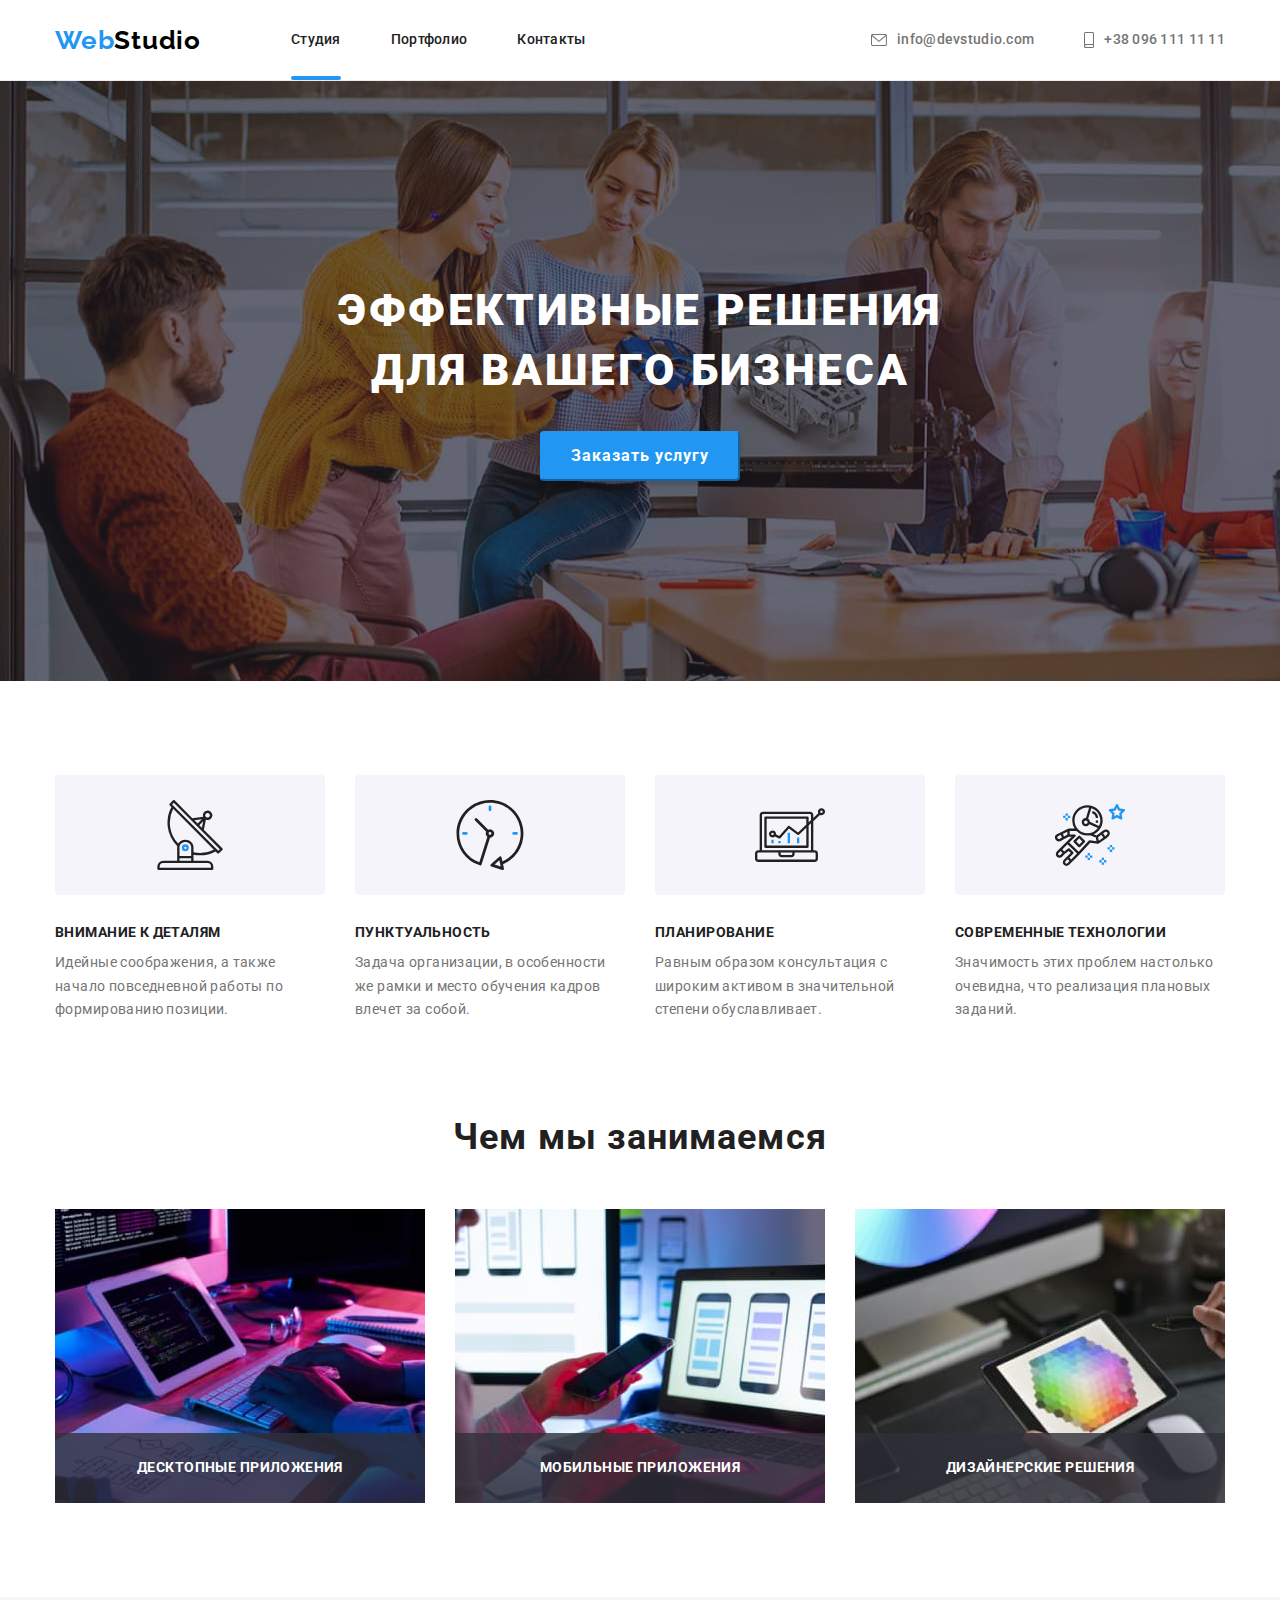
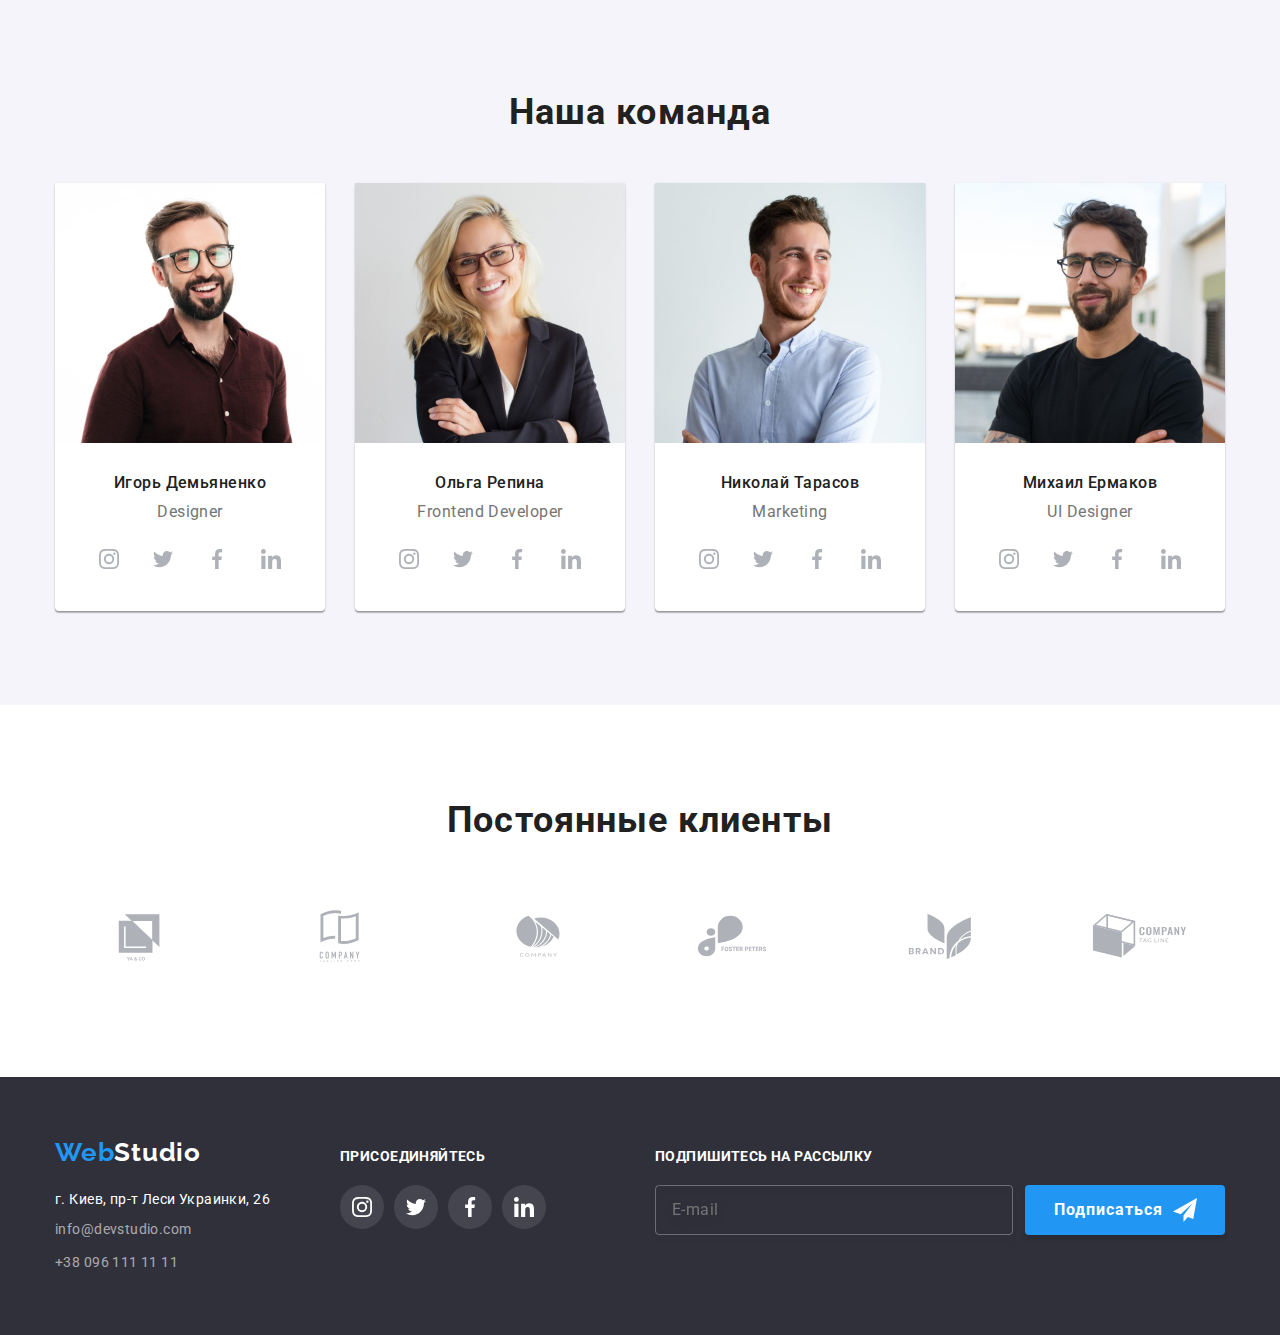
<file: index.html>
<!DOCTYPE html>
<html lang="ru">
  <head>
    <meta charset="UTF-8" />
    <meta http-equiv="X-UA-Compatible" content="IE=edge" />
    <meta name="viewport" content="width=device-width, initial-scale=1.0" />
    <title>WebStudio</title>
    <link rel="preconnect" href="https://fonts.googleapis.com" />
    <link rel="preconnect" href="https://fonts.gstatic.com" crossorigin />
    <link
      href="https://fonts.googleapis.com/css2?family=Montserrat:wght@400;700&family=Raleway:wght@700&family=Roboto:wght@400;500;700;900&display=swap"
      rel="stylesheet"
    />
    <link
      href="https://cdnjs.cloudflare.com/ajax/libs/modern-normalize/1.1.0/modern-normalize.min.css"
      rel="stylesheet"
    />
    <link rel="stylesheet" href="./css/main.min.css" />
  </head>
  <body>
    <header class="header">
      <div class="container header__container">
        <a class="logo" href="./index.html"
          >Web<span class="logo logo--black">Studio</span></a
        >
        <nav class="nav">
          <ul class="nav__list">
            <li class="nav__item">
              <a href="./index.html" class="nav__link nav__current">Студия</a>
            </li>
            <li class="nav__item">
              <a href="./portfolio.html" class="nav__link">Портфолио</a>
            </li>
            <li class="nav__item"><a href="" class="nav__link">Контакты</a></li>
          </ul>
        </nav>
        <ul class="header-contacts">
          <li class="header-contacts__item">
            <a href="mailto:info@devstudio.com" class="header-contacts__link">
              <svg class="header-contacts__icon" width="16" height="12">
                <use href="./images/sprite.svg#icon-envelope"></use>
              </svg>
              info@devstudio.com</a
            >
          </li>
          <li class="header-contacts__item">
            <a href="tel:380961111111" class="header-contacts__link">
              <svg class="header-contacts__icon" width="10" height="16">
                <use href="./images/sprite.svg#icon-smartphone"></use>
              </svg>
              +38 096 111 11 11</a
            >
          </li>
        </ul>
      </div>
    </header>
    <main>
      <!--hero-->
      <section class="hero">
        <div class="container hero__container">
          <h1 class="hero-title">
            Эффективные решения<br />для вашего бизнеса
          </h1>
          <button data-modal-open type="button" class="hero-btn">
            Заказать услугу
          </button>
          <div data-modal class="backdrop is-hidden">
            <div class="modal">
              <button data-modal-close class="modal__btn-close" type="submit">
                <svg class="modal_icon-close" width="11" height="11">
                  <use href="./images/sprite.svg#icon-close"></use>
                </svg>
              </button>
              <form class="modal__form">
                <p class="modal__title">
                  Оставьте свои данные, мы вам перезвоним
                </p>
                <div class="modal__item">
                  <label class="modal__label" for="user-name">Имя</label>
                  <input
                    type="text"
                    name="user-name"
                    class="modal__input"
                    id="user-name"
                  />
                  <svg class="modal__icon" width="18" height="18">
                    <use href="./images/sprite.svg#icon-person"></use>
                  </svg>
                </div>
                <div class="modal__item">
                  <label class="modal__label" for="user-phone">Телефон</label>
                  <input
                    type="tel"
                    name="user-phone"
                    class="modal__input"
                    id="user-phone"
                  />
                  <svg class="modal__icon" width="18" height="18">
                    <use href="./images/sprite.svg#icon-phone"></use>
                  </svg>
                </div>
                <div class="modal__item">
                  <label class="modal__label" for="user-email">Почта</label>
                  <input
                    type="email"
                    name="user-email"
                    class="modal__input"
                    id="user-email"
                  />
                  <svg class="modal__icon" width="18" height="18">
                    <use href="./images/sprite.svg#icon-email"></use>
                  </svg>
                </div>
                <div class="modal__item-comment">
                  <label class="modal__label-comment" for="user-comment"
                    >Комментарий</label
                  >
                  <textarea
                    id="user-comment"
                    name="user-comment"
                    rows="10"
                    class="modal__input-comment"
                    placeholder="Введите текст"
                  ></textarea>
                </div>
                <label class="modal__item-checkbox">
                  <input
                    type="checkbox"
                    name="user-oferta"
                    class="modal__input-checkbox"
                  />
                  <span class="modal__custom-checkbox">
                    <svg class="modal__icon-custom" width="11" height="8">
                      <use href="./images/sprite.svg#icon-checkin"></use>
                    </svg>
                  </span>
                  <span class="modal__label-checkbox"
                    >Соглашаюсь с рассылкой и принимаю
                    <a class="modal__label-agreement" href=""
                      >Условия договора</a
                    >
                  </span>
                </label>
                <button class="modal__btn-submit" type="submit">
                  Отправить
                </button>
              </form>
            </div>
          </div>
        </div>
      </section>
      <!--features-->
      <section class="features">
        <div class="container features__container">
          <h2 class="features-title">Особенности</h2>
          <ul class="features-list">
            <li class="features-list__item">
              <div class="features-list__img">
                <svg class="features-list__icon" width="70" height="70">
                  <use href="./images/sprite.svg#icon-antenna"></use>
                </svg>
              </div>
              <h3 class="features-list__tag">Внимание к деталям</h3>
              <p class="features-list__text">
                Идейные соображения, а также начало повседневной работы по
                формированию позиции.
              </p>
            </li>
            <li class="features-list__item">
              <div class="features-list__img">
                <svg class="features-list__icon" width="70" height="70">
                  <use href="./images/sprite.svg#icon-clock"></use>
                </svg>
              </div>
              <h3 class="features-list__tag">Пунктуальность</h3>
              <p class="features-list__text">
                Задача организации, в особенности же рамки и место обучения
                кадров влечет за собой.
              </p>
            </li>
            <li class="features-list__item">
              <div class="features-list__img">
                <svg class="features-list__icon" width="70" height="70">
                  <use href="./images/sprite.svg#icon-diagram"></use>
                </svg>
              </div>
              <h3 class="features-list__tag">Планирование</h3>
              <p class="features-list__text">
                Равным образом консультация с широким активом в значительной
                степени обуславливает.
              </p>
            </li>
            <li class="features-list__item">
              <div class="features-list__img">
                <svg class="features-list__icon" width="70" height="70">
                  <use href="./images/sprite.svg#icon-astronaut"></use>
                </svg>
              </div>
              <h3 class="features-list__tag">Современные технологии</h3>
              <p class="features-list__text">
                Значимость этих проблем настолько очевидна, что реализация
                плановых заданий.
              </p>
            </li>
          </ul>
        </div>
      </section>
      <!--About-->
      <section class="about">
        <div class="container about__container">
          <h2 class="about-title">Чем мы занимаемся</h2>
          <ul class="about-list">
            <li class="about-list__item">
              <img
                class="about-list__img"
                src="./images/about_1.jpg"
                alt="Написание программы на ПК"
                width="370"
                height="294"
              />
              <p class="about-item__text">Десктопные приложения</p>
            </li>
            <li class="about-list__item">
              <img
                class="about-list__img"
                src="./images/about_2.jpg"
                alt="Работа над мобильным приложением"
                width="370"
                height="294"
              />
              <p class="about-item__text">Мобильные приложения</p>
            </li>
            <li class="about-list__item">
              <img
                class="about-list__img"
                src="./images/about_3.jpg"
                alt="Выбор цвета дизайна проекта"
                width="370"
                height="294"
              />
              <p class="about-item__text">Дизайнерские решения</p>
            </li>
          </ul>
        </div>
      </section>
      <!--team-->
      <section class="team">
        <div class="container team__container">
          <h2 class="team-title">Наша команда</h2>
          <ul class="team-list">
            <li class="team-list__item">
              <img
                class="team-list__img"
                src="./images/team_1.jpg"
                alt="Участник команды №1"
                width="270"
                height="260"
              />
              <div class="team-list__persona">
                <h3 class="team-list__name">Игорь Демьяненко</h3>
                <p class="team-list_job" lang="en">Designer</p>
                <ul class="social-list">
                  <li class="social-list__item">
                    <a
                      href=""
                      aria-label="Иконка Instagram"
                      class="social-list__link"
                    >
                      <svg class="social-list__icon" width="20" height="20">
                        <use href="./images/sprite.svg#icon-instagram"></use>
                      </svg>
                    </a>
                  </li>
                  <li class="social-list__item">
                    <a
                      href=""
                      aria-label="Иконка Twitter"
                      class="social-list__link"
                    >
                      <svg class="social-list__icon" width="20" height="20">
                        <use href="./images/sprite.svg#icon-twitter"></use>
                      </svg>
                    </a>
                  </li>
                  <li class="social-list__item">
                    <a
                      href=""
                      aria-label="Иконка Facebook"
                      class="social-list__link"
                    >
                      <svg class="social-list__icon" width="20" height="20">
                        <use href="./images/sprite.svg#icon-facebook"></use>
                      </svg>
                    </a>
                  </li>
                  <li class="social-list__item">
                    <a
                      href=""
                      aria-label="Иконка Linkedin"
                      class="social-list__link"
                    >
                      <svg class="social-list__icon" width="20" height="20">
                        <use href="./images/sprite.svg#icon-linkedin"></use>
                      </svg>
                    </a>
                  </li>
                </ul>
              </div>
            </li>
            <li class="team-list__item">
              <img
                class="team-list__img"
                src="./images/team_2.jpg"
                alt="Участник команды №2"
                width="270"
                height="260"
              />
              <div class="team-list__persona">
                <h3 class="team-list__name">Ольга Репина</h3>
                <p class="team-list_job" lang="en">Frontend Developer</p>
                <ul class="social-list">
                  <li class="social-list__item">
                    <a
                      href=""
                      aria-label="Иконка Instagram"
                      class="social-list__link"
                    >
                      <svg class="social-list__icon" width="20" height="20">
                        <use href="./images/sprite.svg#icon-instagram"></use>
                      </svg>
                    </a>
                  </li>
                  <li class="social-list__item">
                    <a
                      href=""
                      aria-label="Иконка Twitter"
                      class="social-list__link"
                    >
                      <svg class="social-list__icon" width="20" height="20">
                        <use href="./images/sprite.svg#icon-twitter"></use>
                      </svg>
                    </a>
                  </li>
                  <li class="social-list__item">
                    <a
                      href=""
                      aria-label="Иконка Facebook"
                      class="social-list__link"
                    >
                      <svg class="social-list__icon" width="20" height="20">
                        <use href="./images/sprite.svg#icon-facebook"></use>
                      </svg>
                    </a>
                  </li>
                  <li class="social-list__item">
                    <a
                      href=""
                      aria-label="Иконка Linkedin"
                      class="social-list__link"
                    >
                      <svg class="social-list__icon" width="20" height="20">
                        <use href="./images/sprite.svg#icon-linkedin"></use>
                      </svg>
                    </a>
                  </li>
                </ul>
              </div>
            </li>
            <li class="team-list__item">
              <img
                class="team-list__img"
                src="./images/team_3.jpg"
                alt="Участник команды №3"
                width="270"
                height="260"
              />
              <div class="team-list__persona">
                <h3 class="team-list__name">Николай Тарасов</h3>
                <p class="team-list_job" lang="en">Marketing</p>
                <ul class="social-list">
                  <li class="social-list__item">
                    <a
                      href=""
                      aria-label="Иконка Instagram"
                      class="social-list__link"
                    >
                      <svg class="social-list__icon" width="20" height="20">
                        <use href="./images/sprite.svg#icon-instagram"></use>
                      </svg>
                    </a>
                  </li>
                  <li class="social-list__item">
                    <a
                      href=""
                      aria-label="Иконка Twitter"
                      class="social-list__link"
                    >
                      <svg class="social-list__icon" width="20" height="20">
                        <use href="./images/sprite.svg#icon-twitter"></use>
                      </svg>
                    </a>
                  </li>
                  <li class="social-list__item">
                    <a
                      href=""
                      aria-label="Иконка Facebook"
                      class="social-list__link"
                    >
                      <svg class="social-list__icon" width="20" height="20">
                        <use href="./images/sprite.svg#icon-facebook"></use>
                      </svg>
                    </a>
                  </li>
                  <li class="social-list__item">
                    <a
                      href=""
                      aria-label="Иконка Linkedin"
                      class="social-list__link"
                    >
                      <svg class="social-list__icon" width="20" height="20">
                        <use href="./images/sprite.svg#icon-linkedin"></use>
                      </svg>
                    </a>
                  </li>
                </ul>
              </div>
            </li>
            <li class="team-list__item">
              <img
                class="team-list__img"
                src="./images/team_4.jpg"
                alt="Участник команды №4"
                width="270"
                height="260"
              />
              <div class="team-list__persona">
                <h3 class="team-list__name">Михаил Ермаков</h3>
                <p class="team-list_job" lang="en">UI Designer</p>
                <ul class="social-list">
                  <li class="social-list__item">
                    <a
                      href=""
                      aria-label="Иконка Instagram"
                      class="social-list__link"
                    >
                      <svg class="social-list__icon" width="20" height="20">
                        <use href="./images/sprite.svg#icon-instagram"></use>
                      </svg>
                    </a>
                  </li>
                  <li class="social-list__item">
                    <a
                      href=""
                      aria-label="Иконка Twitter"
                      class="social-list__link"
                    >
                      <svg class="social-list__icon" width="20" height="20">
                        <use href="./images/sprite.svg#icon-twitter"></use>
                      </svg>
                    </a>
                  </li>
                  <li class="social-list__item">
                    <a
                      href=""
                      aria-label="Иконка Facebook"
                      class="social-list__link"
                    >
                      <svg class="social-list__icon" width="20" height="20">
                        <use href="./images/sprite.svg#icon-facebook"></use>
                      </svg>
                    </a>
                  </li>
                  <li class="social-list__item">
                    <a
                      href=""
                      aria-label="Иконка Linkedin"
                      class="social-list__link"
                    >
                      <svg class="social-list__icon" width="20" height="20">
                        <use href="./images/sprite.svg#icon-linkedin"></use>
                      </svg>
                    </a>
                  </li>
                </ul>
              </div>
            </li>
          </ul>
        </div>
      </section>
      <!--clients-->
      <section class="clients">
        <div class="container clients__container">
          <h2 class="clients-title">Постоянные клиенты</h2>
          <ul class="clients-list">
            <li class="clients-list__item">
              <a href="" class="clients-list__link" aria-label="Клиент №1">
                <svg class="clients-list__icon" width="106" height="60">
                  <use href="./images/sprite.svg#icon-client-1"></use>
                </svg>
              </a>
            </li>
            <li class="clients-list__item">
              <a href="" class="clients-list__link" aria-label="Клиент №2">
                <svg class="clients-list__icon" width="106" height="60">
                  <use href="./images/sprite.svg#icon-client-2"></use>
                </svg>
              </a>
            </li>
            <li class="clients-list__item">
              <a href="" class="clients-list__link" aria-label="Клиент №3">
                <svg class="clients-list__icon" width="106" height="60">
                  <use href="./images/sprite.svg#icon-client-3"></use>
                </svg>
              </a>
            </li>
            <li class="clients-list__item">
              <a href="" class="clients-list__link" aria-label="Клиент №4">
                <svg class="clients-list__icon" width="106" height="60">
                  <use href="./images/sprite.svg#icon-client-4"></use>
                </svg>
              </a>
            </li>
            <li class="clients-list__item">
              <a href="" class="clients-list__link" aria-label="Клиент №5">
                <svg class="clients-list__icon" width="106" height="60">
                  <use href="./images/sprite.svg#icon-client-5"></use>
                </svg>
              </a>
            </li>
            <li class="clients-list__item">
              <a href="" class="clients-list__link" aria-label="Клиент №6">
                <svg class="clients-list__icon" width="106" height="60">
                  <use href="./images/sprite.svg#icon-client-6"></use>
                </svg>
              </a>
            </li>
          </ul>
        </div>
      </section>
    </main>
    <footer class="footer">
      <div class="container footer__container">
        <div class="footer-contacts">
          <a class="logo" href="./index.html"
            >Web<span class="logo logo--white">Studio</span></a
          >
          <address class="address-info">
            <p class="address-info__address-line">
              г. Киев, пр-т Леси Украинки, 26
            </p>
            <ul class="address-info__contact-list">
              <li class="address-info__contact-item">
                <a href="mailto:info@devstudio.com" class="address-info__link"
                  >info@devstudio.com</a
                >
              </li>
              <li class="address-info__contact-item">
                <a href="tel:380961111111" class="address-info__link"
                  >+38 096 111 11 11</a
                >
              </li>
            </ul>
          </address>
        </div>
        <div class="footer-socials">
          <h3 class="footer-socials__title">присоединяйтесь</h3>
          <ul class="social-list">
            <li class="social-list__item">
              <a
                href=""
                aria-label="Иконка Instagram"
                class="social-list__footer-link"
              >
                <svg class="social-list__footer-icon" width="20" height="20">
                  <use href="./images/sprite.svg#icon-instagram"></use>
                </svg>
              </a>
            </li>
            <li class="social-list__item">
              <a
                href=""
                aria-label="Иконка Twitter"
                class="social-list__footer-link"
              >
                <svg class="social-list__footer-icon" width="20" height="20">
                  <use href="./images/sprite.svg#icon-twitter"></use>
                </svg>
              </a>
            </li>
            <li class="social-list__item">
              <a
                href=""
                aria-label="Иконка Facebook"
                class="social-list__footer-link"
              >
                <svg class="social-list__footer-icon" width="20" height="20">
                  <use href="./images/sprite.svg#icon-facebook"></use>
                </svg>
              </a>
            </li>
            <li class="social-list__item">
              <a
                href=""
                aria-label="Иконка Linkedin"
                class="social-list__footer-link"
              >
                <svg class="social-list__footer-icon" width="20" height="20">
                  <use href="./images/sprite.svg#icon-linkedin"></use>
                </svg>
              </a>
            </li>
          </ul>
        </div>
        <div class="footer-signup">
          <h3 class="footer-signup__title">Подпишитесь на рассылку</h3>
          <form class="footer-form">
            <label class="footer-form__label" for="user_email"></label>
            <input
              class="footer-form__input"
              type="email"
              name="email"
              id="user_email"
              placeholder="E-mail"
            />
            <button class="footer-form__btn" type="submit">
              Подписаться
              <svg class="footer-form__icon" width="24" height="24">
                <use href="./images/sprite.svg#icon-send"></use>
              </svg>
            </button>
          </form>
        </div>
      </div>
    </footer>
    <script src="./js/modal.js"></script>
  </body>
</html>
</file>
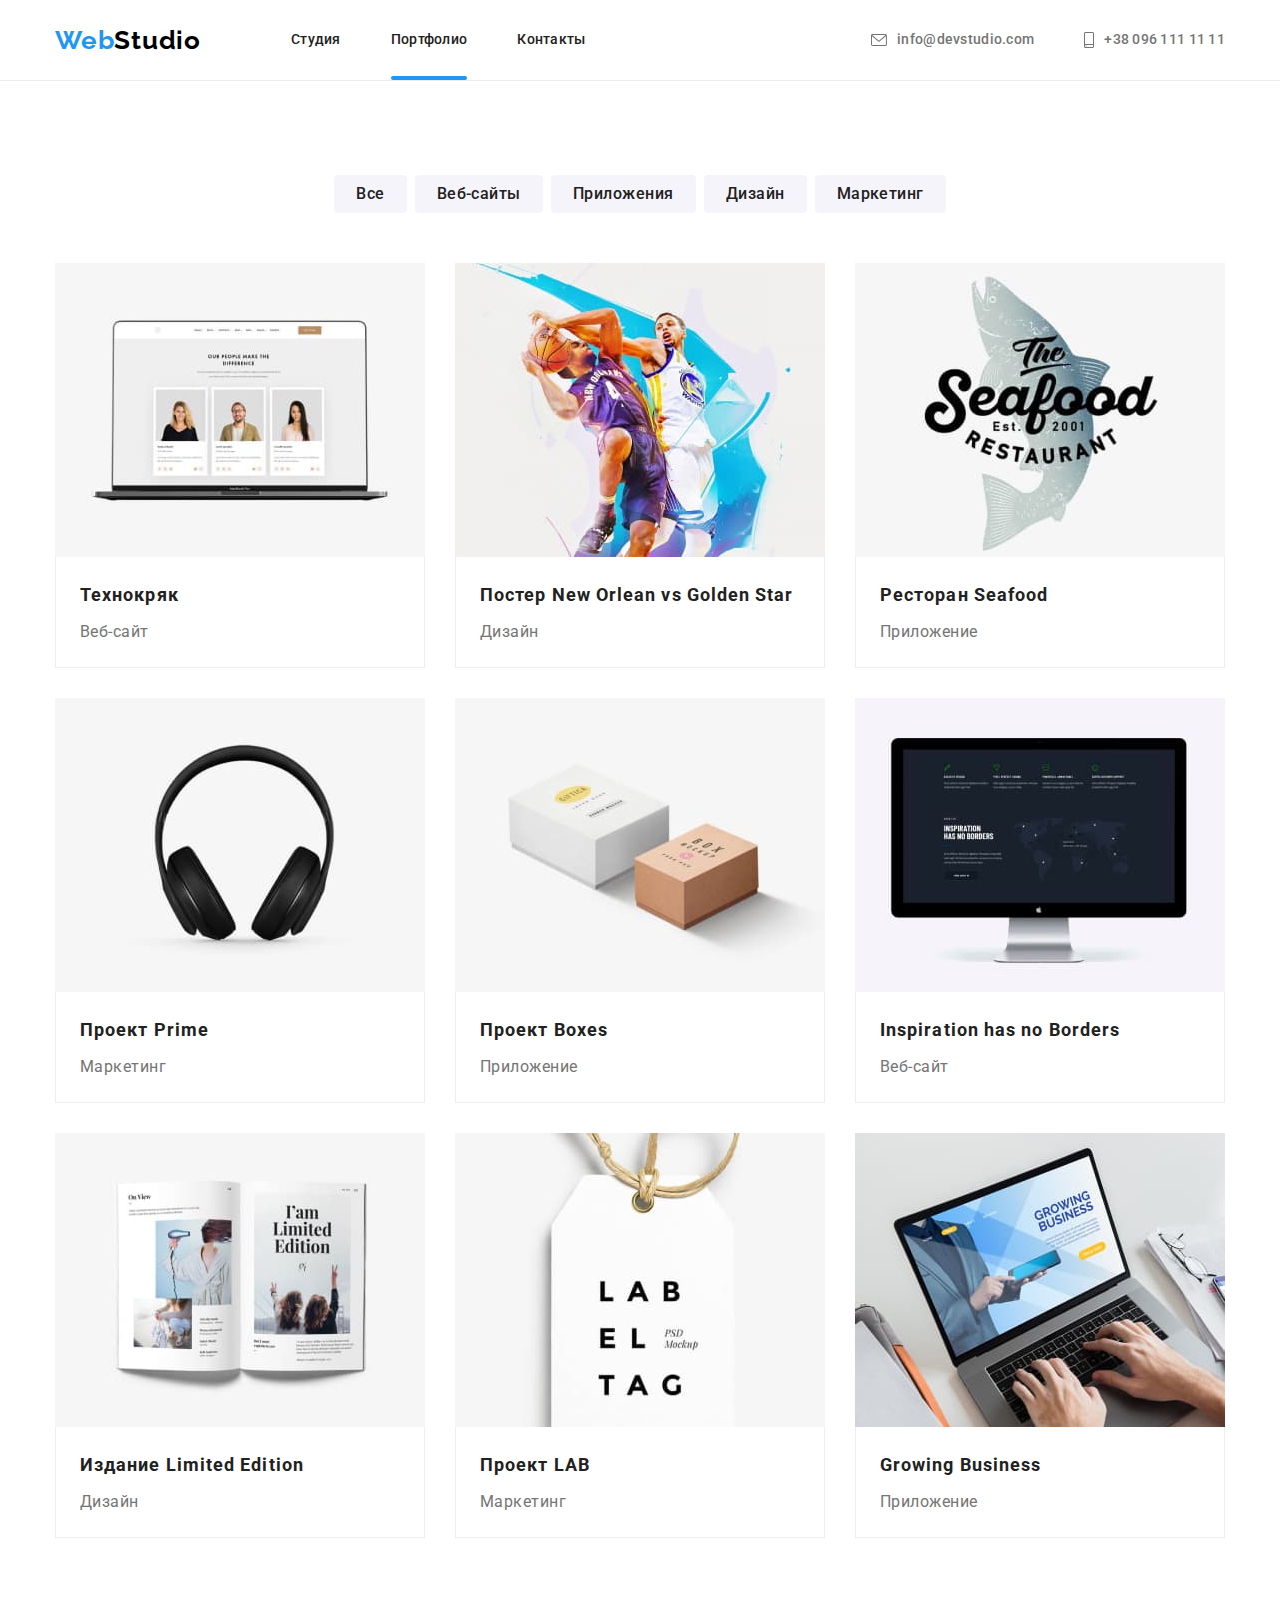
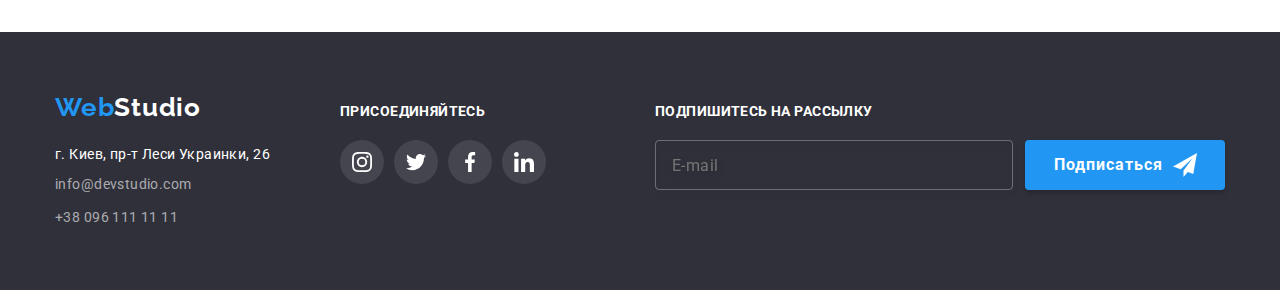
<file: portfolio.html>
<!DOCTYPE html>
<html lang="ru">
  <head>
    <meta charset="UTF-8" />
    <meta http-equiv="X-UA-Compatible" content="IE=edge" />
    <meta name="viewport" content="width=device-width, initial-scale=1.0" />
    <title>WebStudio</title>
    <link rel="preconnect" href="https://fonts.googleapis.com" />
    <link rel="preconnect" href="https://fonts.gstatic.com" crossorigin />
    <link
      href="https://fonts.googleapis.com/css2?family=Montserrat:wght@400;700&family=Raleway:wght@700&family=Roboto:wght@400;500;700;900&display=swap"
      rel="stylesheet"
    />
    <link
      href="https://cdnjs.cloudflare.com/ajax/libs/modern-normalize/1.1.0/modern-normalize.min.css"
      rel="stylesheet"
    />
    <link rel="stylesheet" href="./css/main.min.css" />
  </head>
  <body>
    <header class="header">
      <div class="container header__container">
        <a class="logo" href="./index.html"
          >Web<span class="logo logo--black">Studio</span></a
        >
        <nav class="nav">
          <ul class="nav__list">
            <li class="nav__item">
              <a href="./index.html" class="nav__link">Студия</a>
            </li>
            <li class="nav__item">
              <a href="./portfolio.html" class="nav__link nav__current"
                >Портфолио</a
              >
            </li>
            <li class="nav__item"><a href="" class="nav__link">Контакты</a></li>
          </ul>
        </nav>
        <ul class="header-contacts">
          <li class="header-contacts__item">
            <a href="mailto:info@devstudio.com" class="header-contacts__link">
              <svg class="header-contacts__icon" width="16" height="12">
                <use href="./images/sprite.svg#icon-envelope"></use>
              </svg>
              info@devstudio.com</a
            >
          </li>
          <li class="header-contacts__item">
            <a href="tel:380961111111" class="header-contacts__link">
              <svg class="header-contacts__icon" width="10" height="16">
                <use href="./images/sprite.svg#icon-smartphone"></use>
              </svg>
              +38 096 111 11 11</a
            >
          </li>
        </ul>
      </div>
    </header>
    <main>
      <section class="portfolio">
        <div class="container">
          <ul class="btns-list">
            <li class="btns-list__item">
              <button type="button" class="btns-list__btn">Все</button>
            </li>
            <li class="btns-list__item">
              <button type="button" class="btns-list__btn">Веб-сайты</button>
            </li>
            <li class="btns-list__item">
              <button type="button" class="btns-list__btn">Приложения</button>
            </li>
            <li class="btns-list__item">
              <button type="button" class="btns-list__btn">Дизайн</button>
            </li>
            <li class="btns-list__item">
              <button type="button" class="btns-list__btn">Маркетинг</button>
            </li>
          </ul>
          <ul class="portfolios-list">
            <li class="portfolios-list__item">
              <a class="portfolios-list__link" href="">
                <div class="portfolios-list__card">
                  <img
                    class="portfolios-list__img"
                    src="./images/portfolio_1.jpg"
                    alt="Веб-сайт Технокряк"
                  />
                  <p class="portfolios-list__description">
                    Ресурс предлагает комплексные предложения с разным уровнем
                    функционала и сервисов. Все это позволит посетителю получить
                    исчерпывающие сведения о компании или частном лице.
                  </p>
                </div>
                <div class="portfolios-list__info">
                  <h2 class="portfolios-list__title">Технокряк</h2>
                  <p class="portfolios-list__text">Веб-сайт</p>
                </div>
              </a>
            </li>
            <li class="portfolios-list__item">
              <a class="portfolios-list__link" href="">
                <div class="portfolios-list__card">
                  <img
                    class="portfolios-list__img"
                    src="./images/portfolio_2.jpg"
                    alt="Постер New Orlean vs Golden Star"
                  />
                  <p class="portfolios-list__description"></p>
                </div>
                <div class="portfolios-list__info">
                  <h2 class="portfolios-list__title">
                    Постер New Orlean vs Golden Star
                  </h2>
                  <p class="portfolios-list__text">Дизайн</p>
                </div>
              </a>
            </li>
            <li class="portfolios-list__item">
              <a class="portfolios-list__link" href="">
                <div class="portfolios-list__card">
                  <img
                    class="portfolios-list__img"
                    src="./images/portfolio_3.jpg"
                    alt="Приложение Ресторан Seafood"
                  />
                  <p class="portfolios-list__description"></p>
                </div>
                <div class="portfolios-list__info">
                  <h2 class="portfolios-list__title">Ресторан Seafood</h2>
                  <p class="portfolios-list__text">Приложение</p>
                </div>
              </a>
            </li>
            <li class="portfolios-list__item">
              <a class="portfolios-list__link" href="">
                <div class="portfolios-list__card">
                  <img
                    class="portfolios-list__img"
                    src="./images/portfolio_4.jpg"
                    alt="Наушники"
                  />
                  <p class="portfolios-list__description"></p>
                </div>
                <div class="portfolios-list__info">
                  <h2 class="portfolios-list__title">Проект Prime</h2>
                  <p class="portfolios-list__text">Маркетинг</p>
                </div>
              </a>
            </li>
            <li class="portfolios-list__item">
              <a class="portfolios-list__link" href="">
                <div class="portfolios-list__card">
                  <img
                    class="portfolios-list__img"
                    src="./images/portfolio_5.jpg"
                    alt="Две коробки"
                  />
                  <p class="portfolios-list__description"></p>
                </div>
                <div class="portfolios-list__info">
                  <h2 class="portfolios-list__title">Проект Boxes</h2>
                  <p class="portfolios-list__text">Приложение</p>
                </div>
              </a>
            </li>
            <li class="portfolios-list__item">
              <a class="portfolios-list__link" href="">
                <div class="portfolios-list__card">
                  <img
                    class="portfolios-list__img"
                    src="./images/portfolio_6.jpg"
                    alt="Веб-сайт Inspiration has no Borders"
                  />
                  <p class="portfolios-list__description"></p>
                </div>
                <div class="portfolios-list__info">
                  <h2 class="portfolios-list__title">
                    Inspiration has no Borders
                  </h2>
                  <p class="portfolios-list__text">Веб-сайт</p>
                </div>
              </a>
            </li>
            <li class="portfolios-list__item">
              <a class="portfolios-list__link" href="">
                <div class="portfolios-list__card">
                  <img
                    class="portfolios-list__img"
                    src="./images/portfolio_7.jpg"
                    alt="Издание Limited Edition"
                  />
                  <p class="portfolios-list__description"></p>
                </div>
                <div class="portfolios-list__info">
                  <h2 class="portfolios-list__title">
                    Издание Limited Edition
                  </h2>
                  <p class="portfolios-list__text">Дизайн</p>
                </div>
              </a>
            </li>
            <li class="portfolios-list__item">
              <a class="portfolios-list__link" href="">
                <div class="portfolios-list__card">
                  <img
                    class="portfolios-list__img"
                    src="./images/portfolio_8.jpg"
                    alt="Ярлык LAB"
                  />
                  <p class="portfolios-list__description"></p>
                </div>
                <div class="portfolios-list__info">
                  <h2 class="portfolios-list__title">Проект LAB</h2>
                  <p class="portfolios-list__text">Маркетинг</p>
                </div>
              </a>
            </li>
            <li class="portfolios-list__item">
              <a class="portfolios-list__link" href="">
                <div class="portfolios-list__card">
                  <img
                    class="portfolios-list__img"
                    src="./images/portfolio_9.jpg"
                    alt="Приложение Growing Business"
                  />
                  <p class="portfolios-list__description"></p>
                </div>
                <div class="portfolios-list__info">
                  <h2 class="portfolios-list__title">Growing Business</h2>
                  <p class="portfolios-list__text">Приложение</p>
                </div>
              </a>
            </li>
          </ul>
        </div>
      </section>
    </main>
    <footer class="footer">
      <div class="container footer__container">
        <div class="footer-contacts">
          <a class="logo" href="./index.html"
            >Web<span class="logo logo--white">Studio</span></a
          >
          <address class="address-info">
            <p class="address-info__address-line">
              г. Киев, пр-т Леси Украинки, 26
            </p>
            <ul class="address-info__contact-list">
              <li class="address-info__contact-item">
                <a href="mailto:info@devstudio.com" class="address-info__link"
                  >info@devstudio.com</a
                >
              </li>
              <li class="address-info__contact-item">
                <a href="tel:380961111111" class="address-info__link"
                  >+38 096 111 11 11</a
                >
              </li>
            </ul>
          </address>
        </div>
        <div class="footer-socials">
          <h3 class="footer-socials__title">присоединяйтесь</h3>
          <ul class="social-list">
            <li class="social-list__item">
              <a
                href=""
                aria-label="Иконка Instagram"
                class="social-list__footer-link"
              >
                <svg class="social-list__footer-icon" width="20" height="20">
                  <use href="./images/sprite.svg#icon-instagram"></use>
                </svg>
              </a>
            </li>
            <li class="social-list__item">
              <a
                href=""
                aria-label="Иконка Twitter"
                class="social-list__footer-link"
              >
                <svg class="social-list__footer-icon" width="20" height="20">
                  <use href="./images/sprite.svg#icon-twitter"></use>
                </svg>
              </a>
            </li>
            <li class="social-list__item">
              <a
                href=""
                aria-label="Иконка Facebook"
                class="social-list__footer-link"
              >
                <svg class="social-list__footer-icon" width="20" height="20">
                  <use href="./images/sprite.svg#icon-facebook"></use>
                </svg>
              </a>
            </li>
            <li class="social-list__item">
              <a
                href=""
                aria-label="Иконка Linkedin"
                class="social-list__footer-link"
              >
                <svg class="social-list__footer-icon" width="20" height="20">
                  <use href="./images/sprite.svg#icon-linkedin"></use>
                </svg>
              </a>
            </li>
          </ul>
        </div>
        <div class="footer-signup">
          <h3 class="footer-signup__title">Подпишитесь на рассылку</h3>
          <form class="footer-form">
            <label class="footer-form__label" for="user_email"></label>
            <input
              class="footer-form__input"
              type="email"
              name="email"
              id="user_email"
              placeholder="E-mail"
            />
            <button class="footer-form__btn" type="submit">
              Подписаться
              <svg class="footer-form__icon" width="24" height="24">
                <use href="./images/sprite.svg#icon-send"></use>
              </svg>
            </button>
          </form>
        </div>
      </div>
    </footer>
  </body>
</html>
</file>
<file: css/main.min.css>
.visually-hidden{position:absolute;white-space:nowrap;width:1px;height:1px;overflow:hidden;border:0;padding:0;clip:rect(0 0 0 0);-webkit-clip-path:inset(50%);clip-path:inset(50%);margin:-1px}/*! modern-normalize v1.1.0 | MIT License | https://github.com/sindresorhus/modern-normalize */*,::before,::after{-webkit-box-sizing:border-box;box-sizing:border-box}html{line-height:1.15;-webkit-text-size-adjust:100%;-moz-tab-size:4;-o-tab-size:4;tab-size:4}body{margin:0;font-family:system-ui,-apple-system,"Segoe UI",Roboto,Helvetica,Arial,sans-serif,"Apple Color Emoji","Segoe UI Emoji"}hr{height:0;color:inherit}abbr[title]{-webkit-text-decoration:underline dotted;text-decoration:underline dotted}b,strong{font-weight:bolder}code,kbd,samp,pre{font-family:ui-monospace, SFMono-Regular, Consolas, 'Liberation Mono', Menlo, monospace;font-size:1em}small{font-size:80%}sub,sup{font-size:75%;line-height:0;position:relative;vertical-align:baseline}sub{bottom:-0.25em}sup{top:-0.5em}table{text-indent:0;border-color:inherit}button,input,optgroup,select,textarea{font-family:inherit;font-size:100%;line-height:1.15;margin:0}button,select{text-transform:none}button,[type='button'],[type='reset'],[type='submit']{-webkit-appearance:button}::-moz-focus-inner{border-style:none;padding:0}:-moz-focusring{outline:1px dotted ButtonText}:-moz-ui-invalid{box-shadow:none}legend{padding:0}progress{vertical-align:baseline}::-webkit-inner-spin-button,::-webkit-outer-spin-button{height:auto}[type='search']{-webkit-appearance:textfield;outline-offset:-2px}::-webkit-search-decoration{-webkit-appearance:none}::-webkit-file-upload-button{-webkit-appearance:button;font:inherit}summary{display:list-item}.container{margin-left:auto;margin-right:auto;width:1200px;padding-left:15px;padding-right:15px}.portfolio{padding-top:94px;padding-bottom:94px}a{text-decoration:none}ul{list-style-type:none}h1,h2,h3,h4,h5,h6,p,ul{margin:0;padding:0}body{background-color:#fff;font-family:Roboto, sans-serif}img{display:block}.header__container{display:-webkit-box;display:-ms-flexbox;display:flex;-webkit-box-align:center;-ms-flex-align:center;align-items:center}.header{border-bottom:1px solid #ececec}.header-contacts{display:-webkit-box;display:-ms-flexbox;display:flex;-webkit-box-align:center;-ms-flex-align:center;align-items:center}.header-contacts__item{margin-right:50px}.header-contacts__item:last-child{margin-right:0}.header-contacts__link{display:-webkit-box;display:-ms-flexbox;display:flex;-webkit-box-align:center;-ms-flex-align:center;align-items:center;color:#757575;font-weight:500;font-size:14px;line-height:1.14;letter-spacing:0.02em;padding-top:32px;padding-bottom:32px;-webkit-transition:color 250ms cubic-bezier(0.4, 0, 0.2, 1);transition:color 250ms cubic-bezier(0.4, 0, 0.2, 1)}.header-contacts__link:hover,.header-contacts__link:focus{color:#2196f3;-webkit-transition:color 250ms cubic-bezier(0.4, 0, 0.2, 1);transition:color 250ms cubic-bezier(0.4, 0, 0.2, 1)}.header-contacts__icon{margin-right:10px;fill:currentColor}.logo{color:#2196f3;font-family:Raleway, sans-serif;font-weight:700;font-size:26px;line-height:1.19;letter-spacing:0.03em}.logo--black{color:#000;margin-right:90px}.logo--white{color:#fff;display:inline-block;margin-bottom:20px}.nav{margin-right:auto}.nav__list{display:-webkit-box;display:-ms-flexbox;display:flex;-webkit-box-align:center;-ms-flex-align:center;align-items:center}.nav__item{margin-right:50px}.nav__item:last-child{margin-right:0}.nav__current{color:#2196f3}.nav__current::after{content:"";position:absolute;left:0;bottom:0;width:100%;height:4px;background-color:#2196f3;border-radius:2px}.nav__link{display:block;position:relative;color:#212121;font-weight:500;font-size:14px;line-height:1.14;letter-spacing:0.02em;padding-top:32px;padding-bottom:32px;outline:#2196f3;-webkit-transition:color 250ms cubic-bezier(0.4, 0, 0.2, 1);transition:color 250ms cubic-bezier(0.4, 0, 0.2, 1)}.nav__link:hover,.nav__link:focus{color:#2196f3;-webkit-transition:color 250ms cubic-bezier(0.4, 0, 0.2, 1);transition:color 250ms cubic-bezier(0.4, 0, 0.2, 1)}.hero{background-color:#2f303a;background-image:-webkit-gradient(linear, left top, left bottom, from(rgba(47,48,58,0.4)), to(rgba(47,48,58,0.4))),url(../images/hero.jpg);background-image:linear-gradient(to bottom, rgba(47,48,58,0.4), rgba(47,48,58,0.4)),url(../images/hero.jpg);background-repeat:no-repeat;text-align:center;max-width:1600px;margin-left:auto;margin-right:auto;padding-top:200px;padding-bottom:200px}.hero-title{color:#fff;font-weight:900;font-size:44px;line-height:1.36;letter-spacing:0.06em;text-transform:uppercase;margin-bottom:30px}.hero-btn{background-color:#2196f3;color:#fff;font-weight:700;font-family:inherit;font-size:16px;line-height:1.88;letter-spacing:0.06em;cursor:pointer;width:200px;height:50px;border-radius:4px;border-color:#2196f3;-webkit-box-shadow:0px 4px 4px rgba(0,0,0,0.15);box-shadow:0px 4px 4px rgba(0,0,0,0.15)}.backdrop.is-hidden{visibility:hidden;opacity:0;pointer-events:none}.backdrop{position:fixed;top:0;left:0;width:100%;height:100%;background:rgba(0,0,0,0.2);z-index:100;visibility:visible;opacity:1;-webkit-transition:opacity 250ms cubic-bezier(0.4, 0, 0.2, 1),visibility 250ms cubic-bezier(0.4, 0, 0.2, 1);transition:opacity 250ms cubic-bezier(0.4, 0, 0.2, 1),visibility 250ms cubic-bezier(0.4, 0, 0.2, 1)}.modal{position:absolute;top:221px;left:50%;-webkit-transform:translateX(-50%);transform:translateX(-50%);width:528px;height:581px;-webkit-box-shadow:0px 1px 3px rgba(0,0,0,0.12),0px 1px 1px rgba(0,0,0,0.14),0px 2px 1px rgba(0,0,0,0.2);box-shadow:0px 1px 3px rgba(0,0,0,0.12),0px 1px 1px rgba(0,0,0,0.14),0px 2px 1px rgba(0,0,0,0.2);border-radius:4px;padding:40px;background-color:#fff;-webkit-transition:-webkit-transform 250ms cubic-bezier(0.4, 0, 0.2, 1);transition:-webkit-transform 250ms cubic-bezier(0.4, 0, 0.2, 1);transition:transform 250ms cubic-bezier(0.4, 0, 0.2, 1);transition:transform 250ms cubic-bezier(0.4, 0, 0.2, 1), -webkit-transform 250ms cubic-bezier(0.4, 0, 0.2, 1)}.modal__btn-close{position:absolute;top:8px;right:8px;padding:0;display:-webkit-box;display:-ms-flexbox;display:flex;-webkit-box-pack:center;-ms-flex-pack:center;justify-content:center;-webkit-box-align:center;-ms-flex-align:center;align-items:center;cursor:pointer;border-radius:50%;width:30px;height:30px;background-color:#fff;border:1px solid rgba(0,0,0,0.1);-webkit-transition:fill 250ms cubic-bezier(0.4, 0, 0.2, 1);transition:fill 250ms cubic-bezier(0.4, 0, 0.2, 1)}.modal__btn-close:hover,.modal__btn-close:focus{fill:#2196f3}.modal__form{display:-webkit-box;display:-ms-flexbox;display:flex;-webkit-box-orient:vertical;-webkit-box-direction:normal;-ms-flex-direction:column;flex-direction:column;-webkit-box-pack:center;-ms-flex-pack:center;justify-content:center;-webkit-box-align:center;-ms-flex-align:center;align-items:center}.modal__title{margin-bottom:12px;font-weight:700;font-size:20px;line-height:1.15;text-align:center;letter-spacing:0.03em;color:#212121}.modal__item{display:-webkit-box;display:-ms-flexbox;display:flex;-webkit-box-orient:vertical;-webkit-box-direction:normal;-ms-flex-direction:column;flex-direction:column;margin-bottom:10px;position:relative}.modal__item-comment{display:-webkit-box;display:-ms-flexbox;display:flex;-webkit-box-orient:vertical;-webkit-box-direction:normal;-ms-flex-direction:column;flex-direction:column;margin-bottom:20px;position:relative}.modal__item-checkbox{display:-webkit-box;display:-ms-flexbox;display:flex;-webkit-box-orient:horizontal;-webkit-box-direction:normal;-ms-flex-direction:row;flex-direction:row;-webkit-box-align:center;-ms-flex-align:center;align-items:center;-webkit-box-pack:center;-ms-flex-pack:center;justify-content:center;margin-bottom:30px;position:relative}.modal__label{margin-bottom:4px;font-weight:400;font-size:12px;line-height:1.17;letter-spacing:0.01em;text-align:left;color:#757575}.modal__input{font-weight:400;font-size:12px;line-height:1.17;letter-spacing:0.01em;color:#757575;width:448px;height:40px;padding-left:42px;border:1px solid rgba(33,33,33,0.2);border-radius:4px;-webkit-transition:border-color 250ms cubic-bezier(0.4, 0, 0.2, 1);transition:border-color 250ms cubic-bezier(0.4, 0, 0.2, 1)}.modal__input:hover,.modal__input:focus,.modal__input:active{cursor:pointer;border-color:#2196f3;outline:0}.modal__input:hover ~ .modal__icon,.modal__input:focus ~ .modal__icon,.modal__input:active ~ .modal__icon{fill:#2196f3}.modal__icon{position:absolute;top:29px;left:12px;-webkit-transition:fill 250ms cubic-bezier(0.4, 0, 0.2, 1);transition:fill 250ms cubic-bezier(0.4, 0, 0.2, 1)}.modal__label-comment{margin-bottom:4px;font-weight:400;font-size:12px;line-height:1.17;letter-spacing:0.01em;text-align:left;color:#757575}.modal__input-comment{font-weight:400;font-size:12px;line-height:1.17;letter-spacing:0.01em;color:#757575;width:448px;height:120px;padding:12px 16px;resize:none;border:1px solid rgba(33,33,33,0.2);border-radius:4px;-webkit-transition:border-color 250ms cubic-bezier(0.4, 0, 0.2, 1);transition:border-color 250ms cubic-bezier(0.4, 0, 0.2, 1)}.modal__input-comment::-webkit-input-placeholder{color:rgba(117,117,117,0.5)}.modal__input-comment:-ms-input-placeholder{color:rgba(117,117,117,0.5)}.modal__input-comment::-ms-input-placeholder{color:rgba(117,117,117,0.5)}.modal__input-comment::placeholder{color:rgba(117,117,117,0.5)}.modal__input-comment:hover,.modal__input-comment:focus,.modal__input-comment:active{cursor:pointer;border-color:#2196f3;outline:0}.modal__label-checkbox{margin-bottom:0;font-weight:400;font-size:14px;line-height:1.71;letter-spacing:0.03em;text-align:left;color:#757575}.modal__input-checkbox{font-weight:400;font-size:14px;line-height:1.71;letter-spacing:0.03em;color:#757575;width:448px;height:40px;padding-left:42px;margin-bottom:0;opacity:0;position:absolute;top:0;left:0;z-index:-1;border:1px solid rgba(33,33,33,0.2);border-radius:4px;-webkit-transition:border-color 250ms cubic-bezier(0.4, 0, 0.2, 1);transition:border-color 250ms cubic-bezier(0.4, 0, 0.2, 1)}.modal__input-checkbox:focus ~ .modal__custom-checkbox,.modal__input-checkbox:hover ~ .modal__custom-checkbox{outline-color:#2196f3}.modal__input-checkbox:checked ~ .modal__custom-checkbox{background-color:#2196f3;outline-color:#2196f3}.modal__label-agreement{text-decoration:underline}.modal__custom-checkbox{width:16px;height:15px;margin-right:8px;display:-webkit-box;display:-ms-flexbox;display:flex;-webkit-box-align:center;-ms-flex-align:center;align-items:center;-webkit-box-pack:center;-ms-flex-pack:center;justify-content:center;outline:2px solid #212121;border-radius:4px;outline-offset:-2px;-webkit-transition:background-color 250ms cubic-bezier(0.4, 0, 0.2, 1),outline-color 250ms cubic-bezier(0.4, 0, 0.2, 1);transition:background-color 250ms cubic-bezier(0.4, 0, 0.2, 1),outline-color 250ms cubic-bezier(0.4, 0, 0.2, 1)}.modal__btn-submit{width:200px;height:50px;-webkit-box-shadow:0px 4px 4px rgba(0,0,0,0.15);box-shadow:0px 4px 4px rgba(0,0,0,0.15);border-radius:4px;padding-top:10px;padding-bottom:10px;border:0;font-weight:700;font-size:16px;line-height:1.88;display:-webkit-box;display:-ms-flexbox;display:flex;-webkit-box-pack:center;-ms-flex-pack:center;justify-content:center;-webkit-box-align:center;-ms-flex-align:center;align-items:center;text-align:center;letter-spacing:0.06em;color:#fff;background:#2196f3}.modal__btn-submit:hover,.modal__btn-submit:focus{background-color:#188ce8;cursor:pointer;-webkit-transition:background-color 250ms cubic-bezier(0.4, 0, 0.2, 1);transition:background-color 250ms cubic-bezier(0.4, 0, 0.2, 1)}.features{padding-top:94px;padding-bottom:94px}.features-title{display:none}.features-list{display:-webkit-box;display:-ms-flexbox;display:flex}.features-list__item{margin-right:30px;width:270px}.features-list__item:last-child{margin-right:0px}.features-list__tag{color:#212121;font-weight:700;font-size:14px;line-height:1.14;letter-spacing:0.03em;text-transform:uppercase;margin-bottom:10px}.features-list__text{color:#757575;font-size:14px;line-height:1.71;letter-spacing:0.03em}.features-list__img{display:-webkit-box;display:-ms-flexbox;display:flex;-webkit-box-pack:center;-ms-flex-pack:center;justify-content:center;-webkit-box-align:center;-ms-flex-align:center;align-items:center;height:120px;margin-bottom:30px;background-color:#f5f4fa;border-radius:4px}.features-list__icon{fill:#212121}.about{padding-bottom:94px}.about-title{color:#212121;font-weight:700;font-size:36px;line-height:1.17;text-align:center;letter-spacing:0.03em;margin-bottom:50px}.about-list{display:-webkit-box;display:-ms-flexbox;display:flex}.about-list__item{display:block;position:relative;margin-right:30px}.about-list__item:last-child{margin-right:0}.about-item__text{position:absolute;bottom:0;left:0;width:100%;padding-top:27px;padding-bottom:27px;font-family:"Roboto";font-weight:700;font-size:14px;line-height:1.14;text-align:center;letter-spacing:0.03em;text-transform:uppercase;color:#fff;background-color:rgba(47,48,58,0.8)}.team{background-color:#f5f4fa;padding-top:94px;padding-bottom:94px}.team-title{color:#212121;font-weight:700;font-size:36px;line-height:1.17;text-align:center;letter-spacing:0.03em;margin-bottom:50px}.team-list{display:-webkit-box;display:-ms-flexbox;display:flex}.team-list__item{margin-right:30px;width:270px;height:428px;background-color:#fff;-webkit-box-shadow:0px 1px 3px rgba(0,0,0,0.12),0px 1px 1px rgba(0,0,0,0.14),0px 2px 1px rgba(0,0,0,0.2);box-shadow:0px 1px 3px rgba(0,0,0,0.12),0px 1px 1px rgba(0,0,0,0.14),0px 2px 1px rgba(0,0,0,0.2);border-radius:0px 0px 4px 4px}.team-list__item:last-child{margin-right:0}.team-list__persona{padding-top:30px;padding-bottom:30px}.team-list__name{color:#212121;font-weight:500;font-size:16px;line-height:1.19;text-align:center;letter-spacing:0.03em;margin-bottom:10px}.team-list_job{color:#757575;font-size:16px;line-height:1.19;text-align:center;letter-spacing:0.03em;margin-bottom:16px}.social-list{display:-webkit-box;display:-ms-flexbox;display:flex;-webkit-box-pack:center;-ms-flex-pack:center;justify-content:center;gap:10px}.social-list__link{display:-webkit-box;display:-ms-flexbox;display:flex;width:44px;height:44px;background-color:#fff;border-radius:50%;-webkit-box-pack:center;-ms-flex-pack:center;justify-content:center;-webkit-box-align:center;-ms-flex-align:center;align-items:center;-webkit-transition:background-color 250ms cubic-bezier(0.4, 0, 0.2, 1);transition:background-color 250ms cubic-bezier(0.4, 0, 0.2, 1)}.social-list__link:hover .social-list__icon,.social-list__link:focus .social-list__icon{fill:#fff;-webkit-transition:fill 250ms cubic-bezier(0.4, 0, 0.2, 1);transition:fill 250ms cubic-bezier(0.4, 0, 0.2, 1)}.social-list__link:hover,.social-list__link:focus{background-color:#2196f3;-webkit-transition:background-color 250ms cubic-bezier(0.4, 0, 0.2, 1);transition:background-color 250ms cubic-bezier(0.4, 0, 0.2, 1)}.social-list__icon{fill:#afb1b8;-webkit-transition:fill 250ms cubic-bezier(0.4, 0, 0.2, 1);transition:fill 250ms cubic-bezier(0.4, 0, 0.2, 1)}.footer-socials__title{font-weight:700;font-size:14px;line-height:1.14;letter-spacing:0.03em;text-transform:uppercase;margin-bottom:20px;color:#fff}.social-list__footer-link{display:-webkit-box;display:-ms-flexbox;display:flex;width:44px;height:44px;background-color:rgba(255,255,255,0.1);border-radius:50%;-webkit-box-pack:center;-ms-flex-pack:center;justify-content:center;-webkit-box-align:center;-ms-flex-align:center;align-items:center;-webkit-transition:background-color 250ms cubic-bezier(0.4, 0, 0.2, 1);transition:background-color 250ms cubic-bezier(0.4, 0, 0.2, 1)}.social-list__footer-link:hover,.social-list__footer-link:focus{background-color:#2196f3;-webkit-transition:background-color 250ms cubic-bezier(0.4, 0, 0.2, 1);transition:background-color 250ms cubic-bezier(0.4, 0, 0.2, 1)}.social-list__footer-icon{fill:#fff;-webkit-transition:fill 250ms cubic-bezier(0.4, 0, 0.2, 1);transition:fill 250ms cubic-bezier(0.4, 0, 0.2, 1)}.clients{padding-top:94px;padding-bottom:94px}.clients-title{color:#212121;font-weight:700;font-size:36px;line-height:1.17;text-align:center;letter-spacing:0.03em;margin-bottom:50px}.clients-list{display:-webkit-box;display:-ms-flexbox;display:flex;-webkit-box-pack:center;-ms-flex-pack:center;justify-content:center;-webkit-box-align:center;-ms-flex-align:center;align-items:center;gap:30px}.clients-list__link{display:-webkit-box;display:-ms-flexbox;display:flex;-webkit-box-pack:center;-ms-flex-pack:center;justify-content:center;-webkit-box-align:center;-ms-flex-align:center;align-items:center;width:170px;height:92px;padding:16 32;border:1px solid var(--icon-cl);border-radius:4px;color:var(--icon-cl);-webkit-transition:color 250ms cubic-bezier(0.4, 0, 0.2, 1),border-color 250ms cubic-bezier(0.4, 0, 0.2, 1);transition:color 250ms cubic-bezier(0.4, 0, 0.2, 1),border-color 250ms cubic-bezier(0.4, 0, 0.2, 1)}.clients-list__link:hover,.clients-list__link:focus{color:#2196f3;border:1px solid #2196f3;-webkit-transition:color 250ms cubic-bezier(0.4, 0, 0.2, 1),border-color 250ms cubic-bezier(0.4, 0, 0.2, 1);transition:color 250ms cubic-bezier(0.4, 0, 0.2, 1),border-color 250ms cubic-bezier(0.4, 0, 0.2, 1)}.clients-list__link:hover .clients-list__icon,.clients-list__link:focus .clients-list__icon{fill:#2196f3;-webkit-transition:fill 250ms cubic-bezier(0.4, 0, 0.2, 1);transition:fill 250ms cubic-bezier(0.4, 0, 0.2, 1)}.clients-list__icon{fill:#afb1b8}.footer{background-color:#2f303a;padding-top:60px;padding-bottom:60px;display:block}.footer__container{display:-webkit-box;display:-ms-flexbox;display:flex;-webkit-box-align:baseline;-ms-flex-align:baseline;align-items:baseline;-webkit-box-pack:center;-ms-flex-pack:center;justify-content:center}.footer-contacts{margin-right:70px}.footer-socials{margin-right:auto}.address-info{color:#fff;font-style:normal;font-size:14px;line-height:1.71;letter-spacing:0.03em}.address-info__link{color:rgba(255,255,255,0.6);font-size:14px;line-height:1.71;letter-spacing:0.03em;-webkit-transition:color 250ms cubic-bezier(0.4, 0, 0.2, 1);transition:color 250ms cubic-bezier(0.4, 0, 0.2, 1)}.address-info__link:hover{color:#2196f3;-webkit-transition:color 250ms cubic-bezier(0.4, 0, 0.2, 1);transition:color 250ms cubic-bezier(0.4, 0, 0.2, 1)}.address-info__address-line{margin-bottom:6px}.address-info__contact-item{display:block;margin-bottom:9px}.address-info__contact-item:last-child{margin-bottom:0}.footer-signup{width:570px;height:86px}.footer-signup__title{font-weight:700;font-size:14px;line-height:1.14;letter-spacing:0.03em;text-transform:uppercase;margin-bottom:20px;color:#fff}.footer-form{display:-webkit-box;display:-ms-flexbox;display:flex;margin-top:20px}.footer-form__input{width:358px;height:50px;margin-right:12px;padding-left:16px;border:1px solid rgba(255,255,255,0.3);-webkit-filter:drop-shadow(0px 4px 4px rgba(0,0,0,0.15));filter:drop-shadow(0px 4px 4px rgba(0,0,0,0.15));border-radius:4px;background-color:transparent;font-weight:400;font-size:16px;line-height:1.25;-webkit-box-align:center;-ms-flex-align:center;align-items:center;letter-spacing:0.03em;color:rgba(255,255,255,0.6)}.footer-form__btn{padding:10px 28px 10px 29px;border:none;width:200px;height:50px;-webkit-box-shadow:0px 4px 4px rgba(0,0,0,0.15);box-shadow:0px 4px 4px rgba(0,0,0,0.15);border-radius:4px;gap:10px;font-weight:700;font-size:16px;line-height:1.88;display:-webkit-box;display:-ms-flexbox;display:flex;-webkit-box-align:center;-ms-flex-align:center;align-items:center;text-align:center;letter-spacing:0.06em;color:#fff;background-color:#2196f3}.footer-form__btn:hover{cursor:pointer}.footer-form__icon{fill:#fff}.btns-list{display:-webkit-box;display:-ms-flexbox;display:flex;-webkit-box-pack:center;-ms-flex-pack:center;justify-content:center;-webkit-box-align:center;-ms-flex-align:center;align-items:center;margin-bottom:50px}.btns-list__item{margin-right:8px}.btns-list__item:last-child{margin-right:0}.btns-list__btn{background-color:#f5f4fa;color:#212121;font-family:inherit;font-weight:500;font-size:16px;line-height:1.62;text-align:center;letter-spacing:0.03em;border-radius:4px;border:0ch;padding:6px 22px;-webkit-transition:background-color 250ms cubic-bezier(0.4, 0, 0.2, 1),color 250ms 250ms cubic-bezier(0.4, 0, 0.2, 1),-webkit-box-shadow 250ms cubic-bezier(0.4, 0, 0.2, 1);transition:background-color 250ms cubic-bezier(0.4, 0, 0.2, 1),color 250ms 250ms cubic-bezier(0.4, 0, 0.2, 1),-webkit-box-shadow 250ms cubic-bezier(0.4, 0, 0.2, 1);transition:background-color 250ms cubic-bezier(0.4, 0, 0.2, 1),color 250ms 250ms cubic-bezier(0.4, 0, 0.2, 1),box-shadow 250ms cubic-bezier(0.4, 0, 0.2, 1);transition:background-color 250ms cubic-bezier(0.4, 0, 0.2, 1),color 250ms 250ms cubic-bezier(0.4, 0, 0.2, 1),box-shadow 250ms cubic-bezier(0.4, 0, 0.2, 1),-webkit-box-shadow 250ms cubic-bezier(0.4, 0, 0.2, 1)}.btns-list__btn:hover,.btns-list__btn:focus{background-color:#2196f3;color:#fff;-webkit-box-shadow:0px 3px 1px rgba(0,0,0,0.1),0px 1px 2px rgba(0,0,0,0.08),0px 2px 2px rgba(0,0,0,0.12);box-shadow:0px 3px 1px rgba(0,0,0,0.1),0px 1px 2px rgba(0,0,0,0.08),0px 2px 2px rgba(0,0,0,0.12);cursor:pointer;-webkit-transition:background-color 250ms cubic-bezier(0.4, 0, 0.2, 1),color 250ms cubic-bezier(0.4, 0, 0.2, 1),-webkit-box-shadow 250ms cubic-bezier(0.4, 0, 0.2, 1);transition:background-color 250ms cubic-bezier(0.4, 0, 0.2, 1),color 250ms cubic-bezier(0.4, 0, 0.2, 1),-webkit-box-shadow 250ms cubic-bezier(0.4, 0, 0.2, 1);transition:background-color 250ms cubic-bezier(0.4, 0, 0.2, 1),color 250ms cubic-bezier(0.4, 0, 0.2, 1),box-shadow 250ms cubic-bezier(0.4, 0, 0.2, 1);transition:background-color 250ms cubic-bezier(0.4, 0, 0.2, 1),color 250ms cubic-bezier(0.4, 0, 0.2, 1),box-shadow 250ms cubic-bezier(0.4, 0, 0.2, 1),-webkit-box-shadow 250ms cubic-bezier(0.4, 0, 0.2, 1)}.portfolios-list{display:-webkit-box;display:-ms-flexbox;display:flex;-ms-flex-wrap:wrap;flex-wrap:wrap;margin:-15px}.portfolios-list__item{margin:15px}.portfolios-list__link{display:block;-webkit-transition:-webkit-box-shadow 250ms cubic-bezier(0.4, 0, 0.2, 1);transition:-webkit-box-shadow 250ms cubic-bezier(0.4, 0, 0.2, 1);transition:box-shadow 250ms cubic-bezier(0.4, 0, 0.2, 1);transition:box-shadow 250ms cubic-bezier(0.4, 0, 0.2, 1), -webkit-box-shadow 250ms cubic-bezier(0.4, 0, 0.2, 1)}.portfolios-list__link:hover,.portfolios-list__link:focus{-webkit-box-shadow:0px 1px 1px rgba(0,0,0,0.12),0px 4px 4px rgba(0,0,0,0.06),1px 4px 6px rgba(0,0,0,0.16);box-shadow:0px 1px 1px rgba(0,0,0,0.12),0px 4px 4px rgba(0,0,0,0.06),1px 4px 6px rgba(0,0,0,0.16);-webkit-transition:-webkit-box-shadow 250ms cubic-bezier(0.4, 0, 0.2, 1);transition:-webkit-box-shadow 250ms cubic-bezier(0.4, 0, 0.2, 1);transition:box-shadow 250ms cubic-bezier(0.4, 0, 0.2, 1);transition:box-shadow 250ms cubic-bezier(0.4, 0, 0.2, 1), -webkit-box-shadow 250ms cubic-bezier(0.4, 0, 0.2, 1)}.portfolios-list__link:hover .portfolios-list__description,.portfolios-list__link:focus .portfolios-list__description{-webkit-transform:translateY(-100%);transform:translateY(-100%)}.portfolios-list__card{position:relative;overflow:hidden}.portfolios-list__description{position:absolute;left:0;bottom:-100%;width:370px;height:294px;padding:63px 24px;font-family:"Roboto";font-weight:400;font-size:18px;line-height:1.56;letter-spacing:0.03em;color:#fff;background-color:rgba(33,150,243,0.9);-webkit-transition:-webkit-transform 250ms cubic-bezier(0.4, 0, 0.2, 1);transition:-webkit-transform 250ms cubic-bezier(0.4, 0, 0.2, 1);transition:transform 250ms cubic-bezier(0.4, 0, 0.2, 1);transition:transform 250ms cubic-bezier(0.4, 0, 0.2, 1), -webkit-transform 250ms cubic-bezier(0.4, 0, 0.2, 1)}.portfolios-list__info{padding:20px 24px;border-right:1px solid #eee;border-bottom:1px solid #eee;border-left:1px solid #eee}.portfolios-list__text{color:#757575;font-size:16px;line-height:1.88;letter-spacing:0.03em}.portfolios-list__title{color:#212121;font-weight:700;font-size:18px;line-height:2;letter-spacing:0.06em;margin-bottom:4px}
/*# sourceMappingURL=main.min.css.map */
</file>
